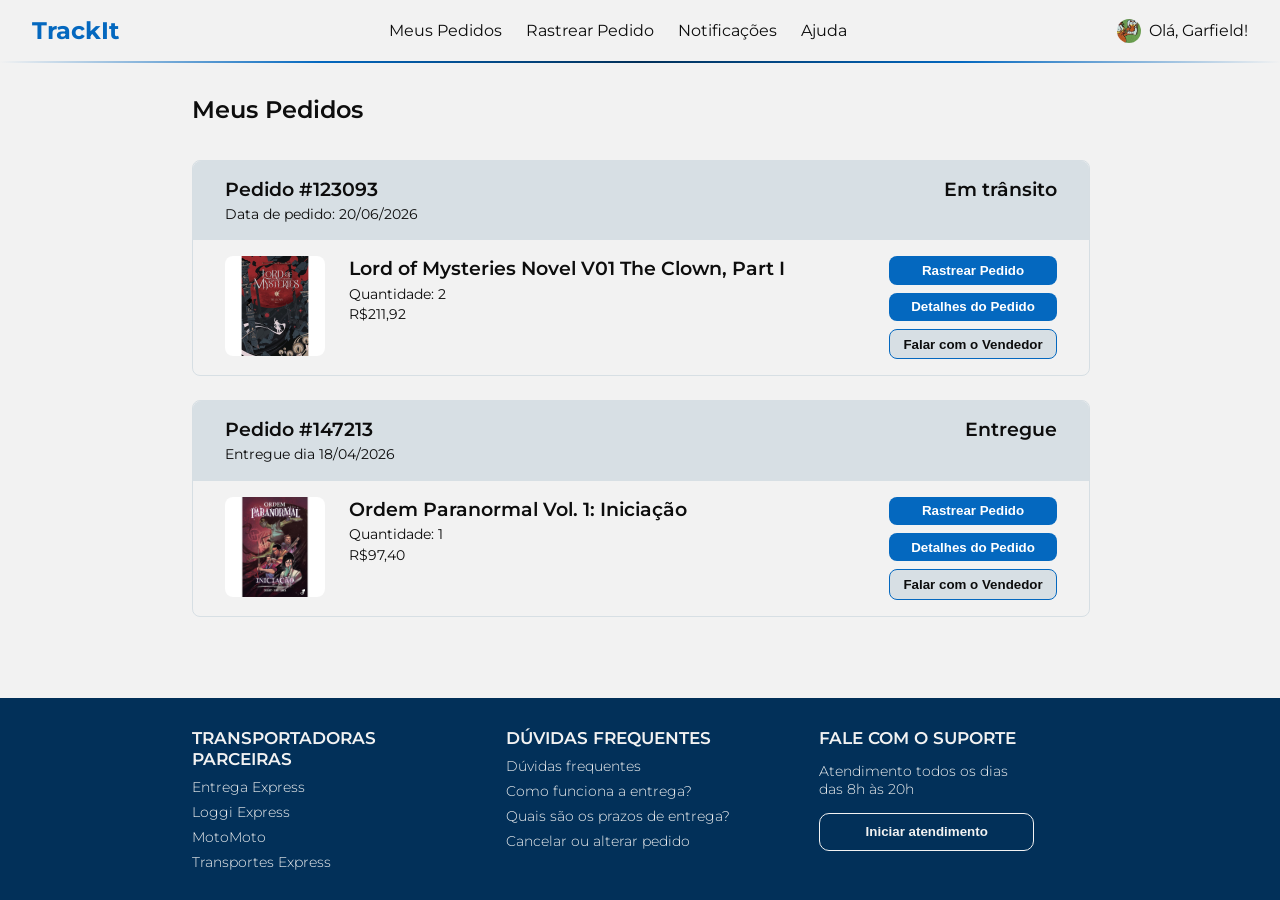
<file: index.html>
<!DOCTYPE html>
<html lang="en">
<head>
    <meta charset="UTF-8">
    <meta name="viewport" content="width=device-width, initial-scale=1.0">
    <title>TrackIt</title>

    <!-- Google Fonts  -->
    <link rel="preconnect" href="https://fonts.googleapis.com">
    <link rel="preconnect" href="https://fonts.gstatic.com" crossorigin>
    <link href="https://fonts.googleapis.com/css2?family=Montserrat:ital,wght@0,100..900;1,100..900&display=swap" rel="stylesheet">
        
    <!-- CSS -->
    <link rel="stylesheet" href="css/style.css">
</head>

<body>
    <!--Barra de navegação-->
    <header>
        <nav>
            <a href="index.html" id="logo">TrackIt</a>
            <ul class="menu">
                <li><a href="index.html">Meus Pedidos</a></li>
                <li><a href="rastrearPedidos.html">Rastrear Pedido</a></li>
                <li><a href="notificacoes.html">Notificações</a></li>
                <li><a href="ajuda.html">Ajuda</a></li>
            </ul>
            <a href="perfil.html" id="perfil"><img src="imgs/perfil.jpg" alt="Perfil">Olá, Garfield!</a>
        </nav>
    </header>
    
    <!--Conteúdo da página-->
    <main>
        <h2>Meus Pedidos</h2>
        <section class="pedidos">
    
        <!--Card de pedidos-->
        <div class="pedido">
            <div class="pedido-info">
                <div>
                    <h3>Pedido #123093</h3>
                    <p>Data de pedido: 20/06/2026</p>
                </div>
                <h3>Em trânsito</h3>
            </div>

            <div class="pedido-container">
                <div class="pedido-itens">
                    <div class="item">
                        <img src="imgs/lotm.jpg" alt="Novel Lord of Mysteries">
                        <div class="item-info">
                            <h4>Lord of Mysteries Novel V01 The Clown, Part I</h4>
                            <p>Quantidade: 2</p>
                            <p>R$211,92</p>
                        </div>
                    </div>
                </div>

                <div class="pedido-acao">
                    <button class="btn-pedido"><a href="rastrearPedidos.html">Rastrear Pedido</a></button>
                    <button class="btn-pedido"><a href="detalhesPedido.html">Detalhes do Pedido</a></button>
                    <button class="btn-pedido"><a href="falarVendedor.html">Falar com o Vendedor</a></button>
                </div>   
            </div>
        </div>

        <!--Card de pedidos-->
        <div class="pedido">
            <div class="pedido-info">
                <div>
                    <h3>Pedido #147213</h3>
                    <p>Entregue dia 18/04/2026</p>
                </div>
                <h3>Entregue</h3>
            </div>

            <div class="pedido-container">
                <div class="pedido-itens">
                    <div class="item">
                        <img src="imgs/iniciacao.jpg" alt="HQ Iniciação">
                        <div class="item-info">
                            <h4>Ordem Paranormal Vol. 1: Iniciação</h4>
                            <p>Quantidade: 1</p>
                            <p>R$97,40</p>
                        </div>
                    </div>
                </div>

                <div class="pedido-acao">
                    <button class="btn-pedido"><a href="rastrearPedidos.html">Rastrear Pedido</a></button>
                    <button class="btn-pedido"><a href="detalhesPedidoEntregue.html">Detalhes do Pedido</a></button>
                    <button class="btn-pedido"><a href="falarVendedor.html">Falar com o Vendedor</a></button>
                </div>   
            </div>
        </div>
    </main>

    <!--Rodapé-->
    <footer>
        <div class="transportadora">
            <h3>Transportadoras parceiras</h3>
            <ul>
                <li><a href="#">Entrega Express</a></li>
                <li><a href="#">Loggi Express</a></li>
                <li><a href="#">MotoMoto</a></li>
                <li><a href="#">Transportes Express</a></li>
            </ul>
            
        </div>
        <div class="duvidas-frequentes">
            <h3>Dúvidas Frequentes</h3>
            <ul>
                <li><a href="#">Dúvidas frequentes</a></li>
                <li><a href="#">Como funciona a entrega?</a></li>
                <li><a href="#">Quais são os prazos de entrega?</a></li>
                <li><a href="#">Cancelar ou alterar pedido</a></li>
            </ul>
        </div>
        <div class="contato">
            <h3>Fale com o suporte</h3>
            <p>Atendimento todos os dias<br>das 8h às 20h</p>

            <button class="btn-contato">Iniciar atendimento</button>
        </div>
    </footer>

</body>
</html>
</file>
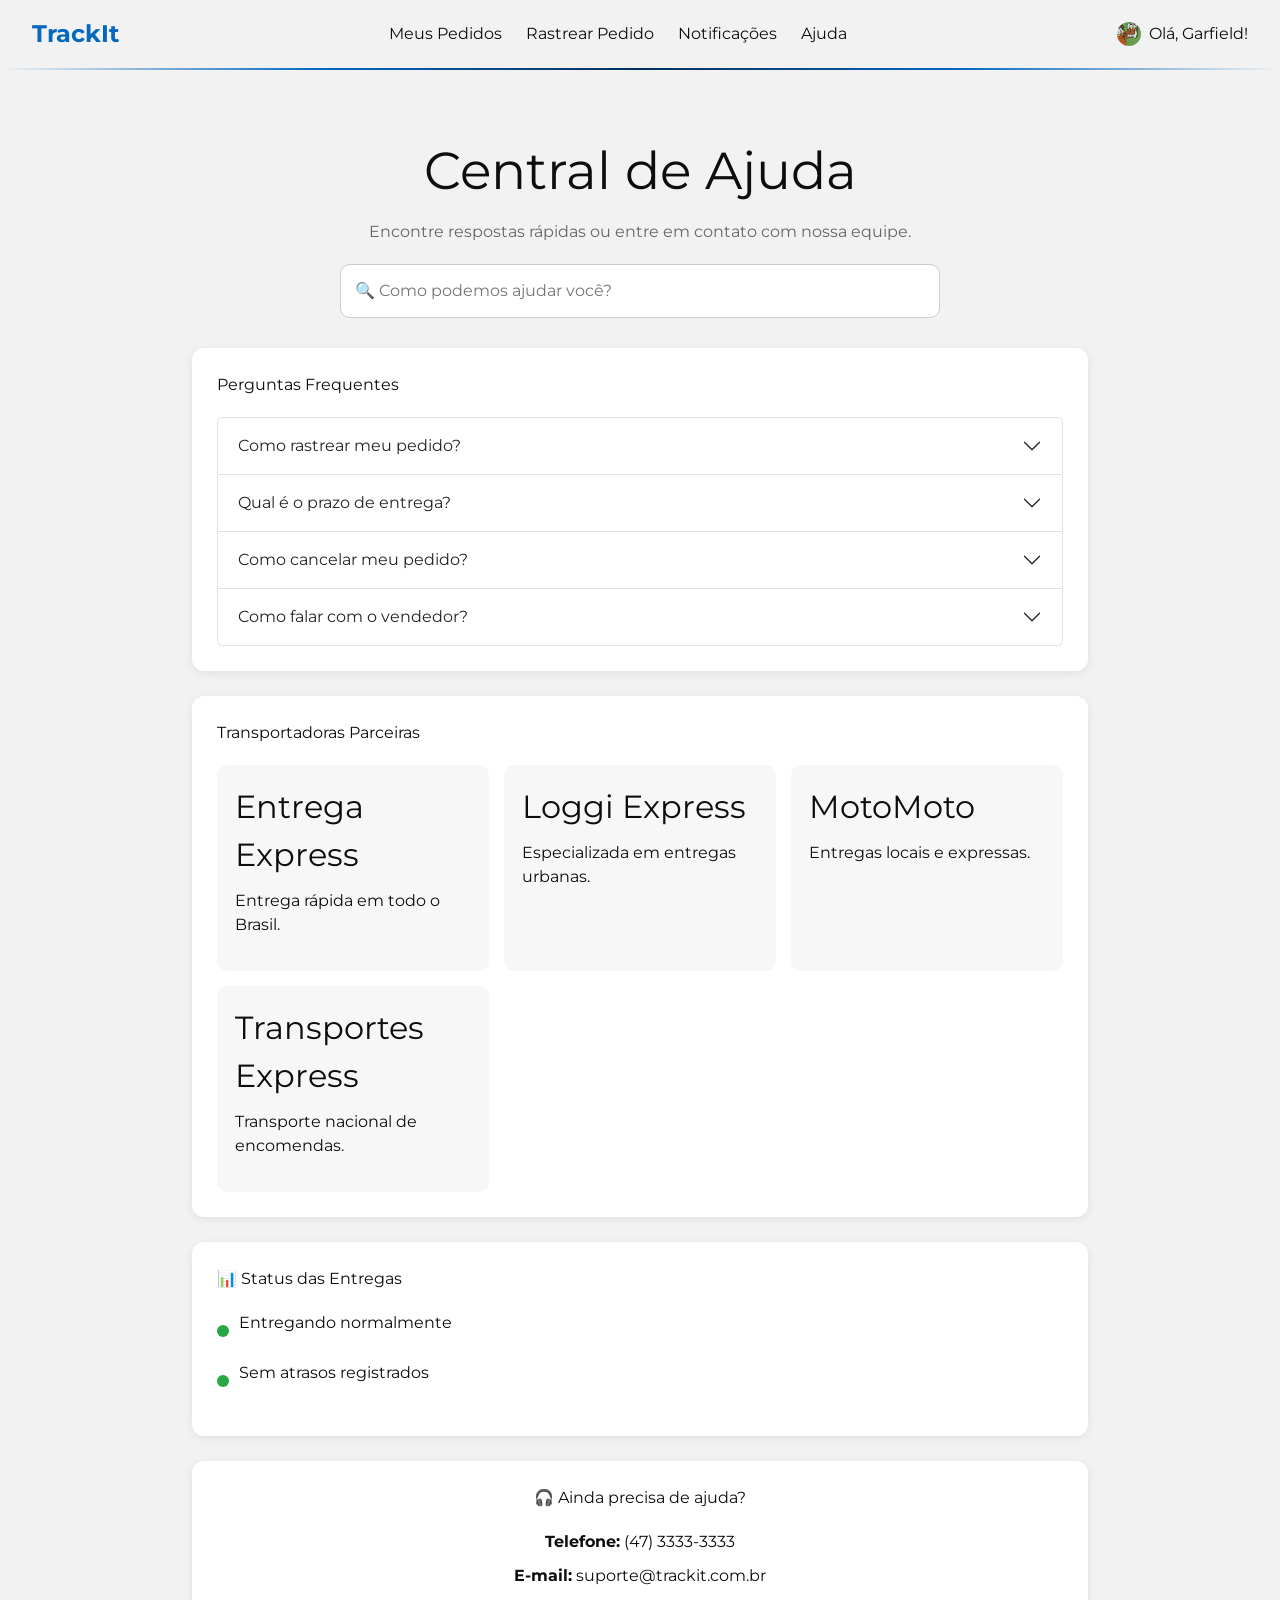
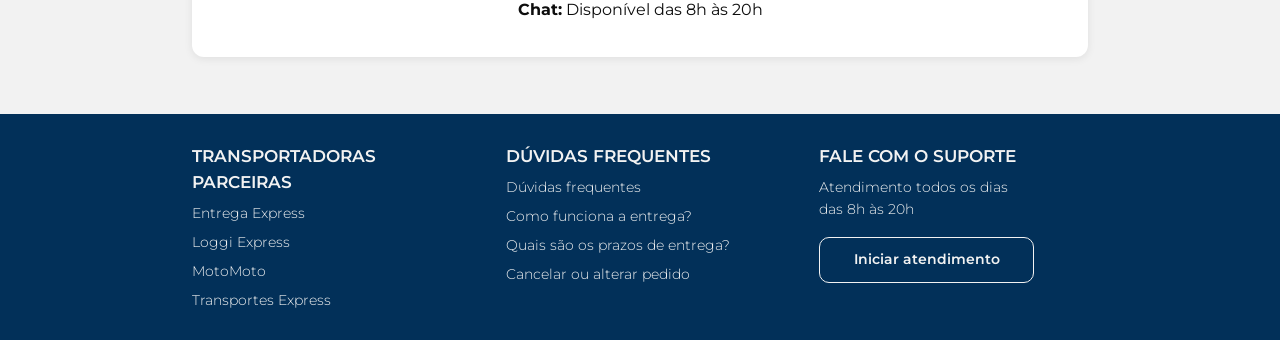
<file: ajuda.html>
<!DOCTYPE html>
<html lang="en">
<head>
    <meta charset="UTF-8">
    <meta name="viewport" content="width=device-width, initial-scale=1.0">
    <title>Ajuda - TrackIt</title>

    <!-- Google Fonts  -->
    <link rel="preconnect" href="https://fonts.googleapis.com">
    <link rel="preconnect" href="https://fonts.gstatic.com" crossorigin>
    <link href="https://fonts.googleapis.com/css2?family=Montserrat:ital,wght@0,100..900;1,100..900&display=swap" rel="stylesheet">

    <!-- CSS + Bootstrap -->
    <link href="https://cdn.jsdelivr.net/npm/bootstrap@5.3.8/dist/css/bootstrap.min.css" rel="stylesheet">
    <link rel="stylesheet" href="css/style.css">
    <link rel="stylesheet" href="css/ajuda.css">
    
</head>

<body>
    <!--Barra de navegação-->
    <header>
        <nav>
            <a href="index.html" id="logo">TrackIt</a>
            <ul class="menu">
                <li><a href="index.html">Meus Pedidos</a></li>
                <li><a href="rastrearPedidos.html">Rastrear Pedido</a></li>
                <li><a href="notificacoes.html">Notificações</a></li>
                <li><a href="ajuda.html">Ajuda</a></li>
            </ul>
            <a href="perfil.html" id="perfil"><img src="imgs/perfil.jpg" alt="Perfil">Olá, Garfield!</a>
        </nav>
    </header>
<!-- Título -->
<main>
    <section class="ajuda-topo">
        <h1>Central de Ajuda</h1>
        <p>Encontre respostas rápidas ou entre em contato com nossa equipe.</p>

        <input type="text" placeholder="🔍 Como podemos ajudar você?" class="busca-ajuda">
    </section>
<!--Perguntas Frequentes (usado bootstrap)-->
<section class="ajuda-card">

    <h3> Perguntas Frequentes</h3>

    <div class="accordion" id="faqAjuda">

        <div class="accordion-item">
            <h2 class="accordion-header">
                <button class="accordion-button collapsed" type="button" data-bs-toggle="collapse" data-bs-target="#faq1">  Como rastrear meu pedido? </button>
            </h2>

            <div id="faq1" class="accordion-collapse collapse" data-bs-parent="#faqAjuda">
                <div class="accordion-body">
                    Primeiramente, cadastre-se no site e acesse a página <strong>Rastrear Pedido</strong>,
                    informe o código de rastreamento ou o número do pedido
                    e acompanhe o status da entrega em tempo real.
                </div>
            </div>
        </div>

        <div class="accordion-item">
            <h2 class="accordion-header">
                <button class="accordion-button collapsed" type="button" data-bs-toggle="collapse" data-bs-target="#faq2">  Qual é o prazo de entrega?</button>
            </h2>

            <div id="faq2" class="accordion-collapse collapse" data-bs-parent="#faqAjuda">
                <div class="accordion-body">
                    O prazo varia conforme a região do destinatário,
                    a transportadora escolhida e a modalidade de envio.
                </div>
            </div>
        </div>

        <div class="accordion-item">
            <h2 class="accordion-header">
                <button class="accordion-button collapsed" type="button" data-bs-toggle="collapse" data-bs-target="#faq3"> Como cancelar meu pedido?</button>
            </h2>

            <div id="faq3" class="accordion-collapse collapse" data-bs-parent="#faqAjuda">
                <div class="accordion-body">
                    Pedidos podem ser cancelados antes do envio.
                    Acesse os detalhes do pedido ou entre em contato
                    com nosso suporte.
                </div>
            </div>
        </div>

        <div class="accordion-item">
            <h2 class="accordion-header">
                <button class="accordion-button collapsed" type="button" data-bs-toggle="collapse" data-bs-target="#faq4">Como falar com o vendedor?</button>
            </h2>
            <div id="faq4" class="accordion-collapse collapse" data-bs-parent="#faqAjuda">
                <div class="accordion-body">
                    Utilize a opção <strong>Falar com o Vendedor</strong>
                    disponível na tela de detalhes do pedido.
                </div>
            </div>
        </div>
    </div>
</section>

    <!--Transportadoras -->
    <section class="ajuda-card">
        <h3> Transportadoras Parceiras</h3>

        <div class="transportadoras-grid">

            <div class="transportadora-card">
                <h4>Entrega Express</h4>
                <p>Entrega rápida em todo o Brasil.</p>
            </div>

            <div class="transportadora-card">
                <h4>Loggi Express</h4>
                <p>Especializada em entregas urbanas.</p>
            </div>

            <div class="transportadora-card">
                <h4>MotoMoto</h4>
                <p>Entregas locais e expressas.</p>
            </div>

            <div class="transportadora-card">
                <h4>Transportes Express</h4>
                <p>Transporte nacional de encomendas.</p>
            </div>

        </div>
    </section>

    <!--Status das Entregas -->
    <section class="ajuda-card">
        <h3>📊 Status das Entregas</h3>

        <div class="status-item">
            <span class="status-verde"></span>
            <p>Entregando normalmente</p>
        </div>

        <div class="status-item">
            <span class="status-verde"></span>
            <p>Sem atrasos registrados</p>
        </div>
    </section>

    <!--Suporte -->
    <section class="ajuda-card suporte-final">
        <h3>🎧 Ainda precisa de ajuda?</h3>

        <p><strong>Telefone:</strong> (47) 3333-3333</p>
        <p><strong>E-mail:</strong> suporte@trackit.com.br</p>
        <p><strong>Chat:</strong> Disponível das 8h às 20h</p>
    </section>

</main>

     <!--Rodapé-->
    <footer>
        <div class="transportadora">
            <h3>Transportadoras parceiras</h3>
            <ul>
                <li><a href="#">Entrega Express</a></li>
                <li><a href="#">Loggi Express</a></li>
                <li><a href="#">MotoMoto</a></li>
                <li><a href="#">Transportes Express</a></li>
            </ul>
            
        </div>
        <div class="duvidas-frequentes">
            <h3>Dúvidas Frequentes</h3>
            <ul>
                <li><a href="#">Dúvidas frequentes</a></li>
                <li><a href="#">Como funciona a entrega?</a></li>
                <li><a href="#">Quais são os prazos de entrega?</a></li>
                <li><a href="#">Cancelar ou alterar pedido</a></li>
            </ul>
        </div>
        <div class="contato">
            <h3>Fale com o suporte</h3>
            <p>Atendimento todos os dias<br>das 8h às 20h</p>

            <button class="btn-contato">Iniciar atendimento</button>
        </div>
    </footer>
    <script src="https://cdn.jsdelivr.net/npm/bootstrap@5.3.8/dist/js/bootstrap.bundle.min.js"></script>
</body>
</html>
</file>
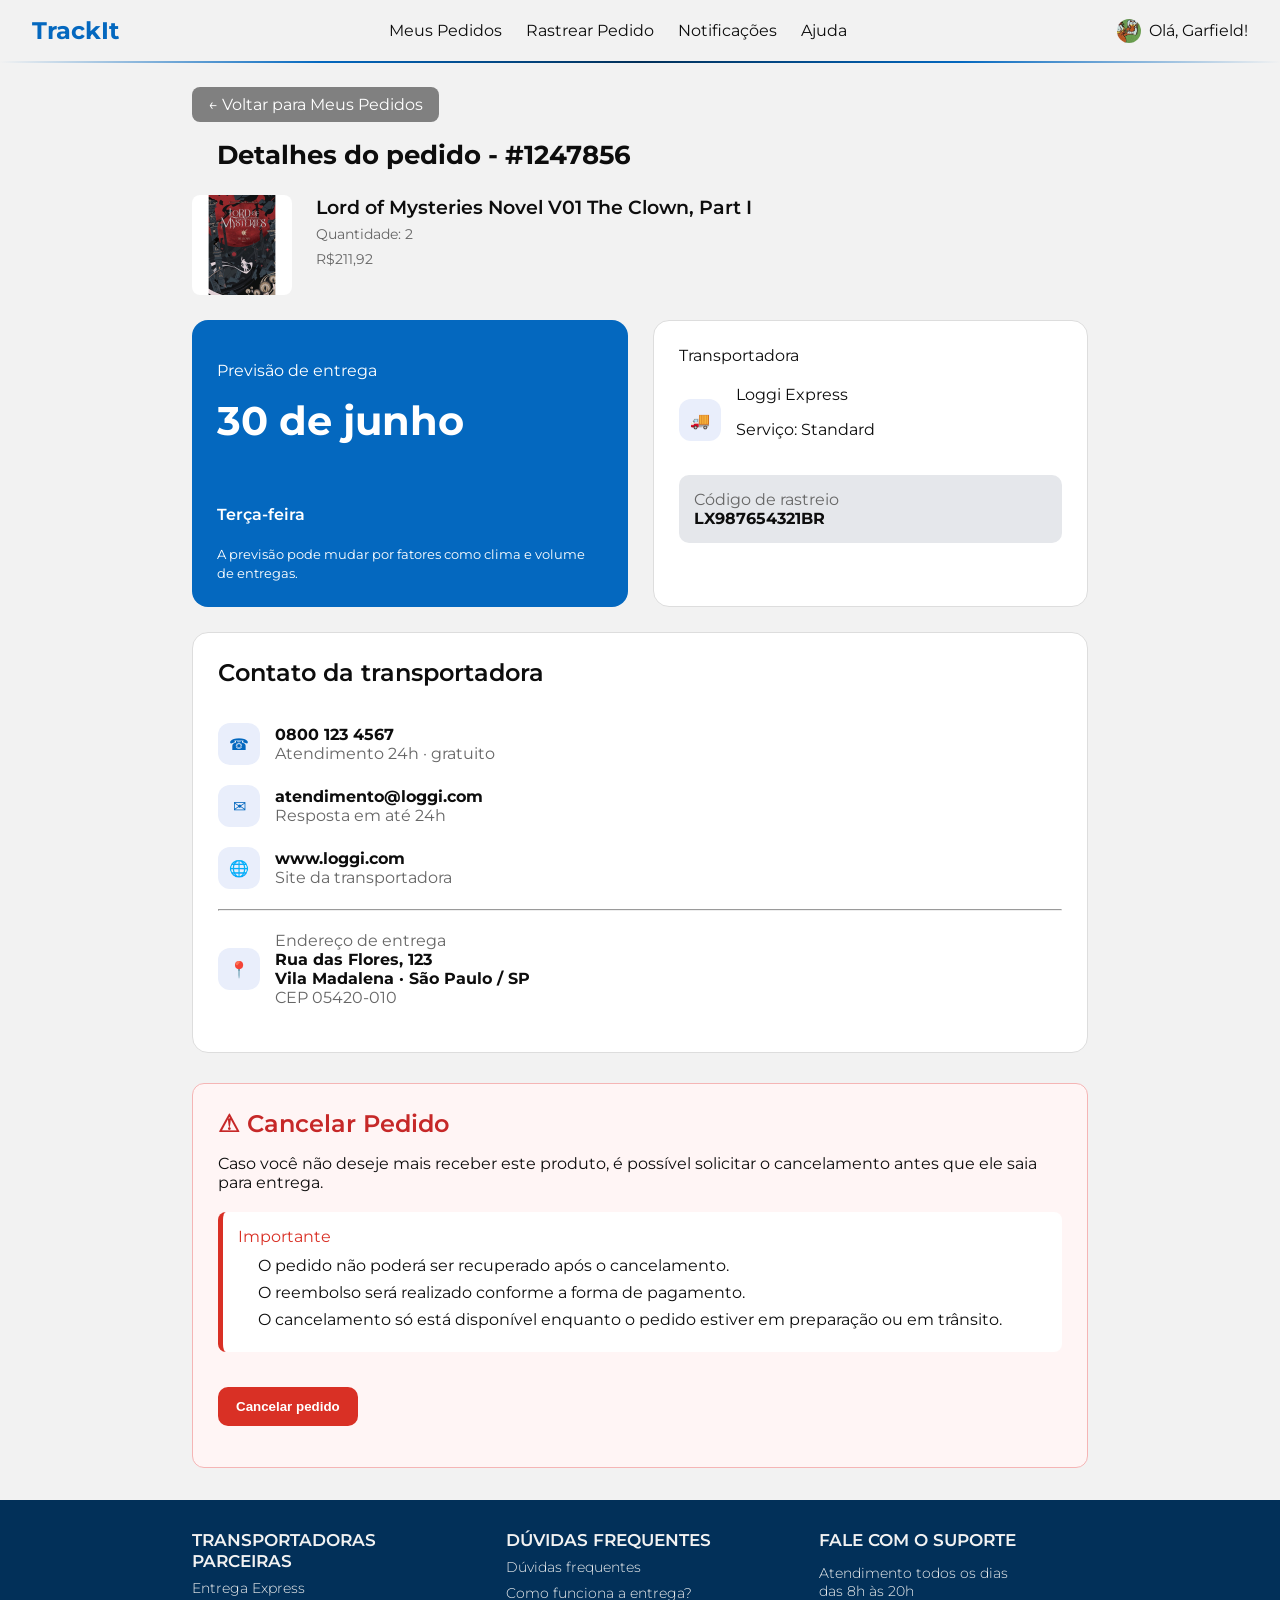
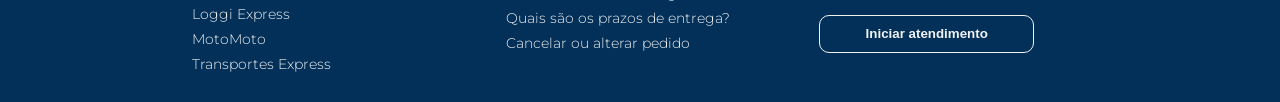
<file: detalhesPedido.html>
<!DOCTYPE html>
<html lang="pt-BR">
<head>
  <meta charset="UTF-8">
  <meta name="viewport" content="width=device-width, initial-scale=1.0">
  <title>TrackIt - Detalhes do Pedido</title>


  <link rel="stylesheet" href="css/style.css">
  <link rel="stylesheet" href="css/detalhesPedido.css">

  <link rel="preconnect" href="https://fonts.googleapis.com">
  <link rel="preconnect" href="https://fonts.gstatic.com" crossorigin>
  <link href="https://fonts.googleapis.com/css2?family=Montserrat:ital,wght@0,100..900;1,100..900&display=swap" rel="stylesheet">
</head>

<body>

<header>
  <nav>
    <a href="index.html" id="logo">TrackIt</a>

    <ul class="menu">
      <li><a href="index.html">Meus Pedidos</a></li>
      <li><a href="rastrearPedidos.html">Rastrear Pedido</a></li>
      <li><a href="notificacoes.html">Notificações</a></li>
      <li><a href="ajuda.html">Ajuda</a></li>
    </ul>

    <a href="perfil.html" id="perfil">
      <img src="imgs/perfil.jpg" alt="Perfil">Olá, Garfield!
    </a>
  </nav>
</header>

<main class="detalhes-main">

    <a style="color:white" !important href="index.html" class="btn-voltar">
        ← Voltar para Meus Pedidos
    </a>

  <section class="titulo-pedido">
    <h1 style="padding: 25px;">Detalhes do pedido - #1247856</h1>
     <div class="pedido-itens">
                    <div class="item">
                        <img src="imgs/lotm.jpg" alt="Novel Lord of Mysteries">
                        <div class="item-info">
                            <h4>Lord of Mysteries Novel V01 The Clown, Part I</h4>
                            <p>Quantidade: 2</p>
                            <p>R$211,92</p>
                        </div>
                    </div>
  </section>

  <section class="cards-superiores">

    <div class="card-previsao">
      <p>Previsão de entrega</p>
      <h2>30 de junho</h2>
      <h3>Terça-feira</h3>
      <small>A previsão pode mudar por fatores como clima e volume de entregas.</small>
    </div>

    <div class="card-info">
      <h3>Transportadora</h3>

      <div class="transportadora-box">
        <div class="icone">🚚</div>
        <div>
          <h4>Loggi Express</h4>
          <p>Serviço: Standard</p>
        </div>
      </div>

      <div class="codigo-box">
        <p>Código de rastreio</p>
        <strong>LX987654321BR</strong>
      </div>
    </div>

  </section>

  <section class="card-contato">
    <h2>Contato da transportadora</h2>

    <div class="linha-contato">
      <div class="icone">☎</div>
      <div>
        <strong>0800 123 4567</strong>
        <p>Atendimento 24h · gratuito</p>
      </div>
    </div>

    <div class="linha-contato">
      <div class="icone">✉</div>
      <div>
        <strong>atendimento@loggi.com</strong>
        <p>Resposta em até 24h</p>
      </div>
    </div>

    <div class="linha-contato">
      <div class="icone">🌐</div>
      <div>
        <strong>www.loggi.com</strong>
        <p>Site da transportadora</p>
      </div>
    </div>

    <hr>

    <div class="linha-contato">
      <div class="icone">📍</div>
      <div>
        <p>Endereço de entrega</p>
        <strong>Rua das Flores, 123</strong><br>
        <strong>Vila Madalena · São Paulo / SP</strong>
        <p>CEP 05420-010</p>
      </div>
    </div>
  </section>

 <section class="card-cancelamento">

    <h2>⚠ Cancelar Pedido</h2>

    <p>
        Caso você não deseje mais receber este produto,
        é possível solicitar o cancelamento antes que
        ele saia para entrega.
    </p>

    <div class="aviso-cancelamento">

        <h4>Importante</h4>

        <ul>
            <li>O pedido não poderá ser recuperado após o cancelamento.</li>
            <li>O reembolso será realizado conforme a forma de pagamento.</li>
            <li>O cancelamento só está disponível enquanto o pedido estiver em preparação ou em trânsito.</li>
        </ul>

    </div>

    <button id="btnCancelar" class="btn-cancelar" onclick="abrirModalCancelar()">
        Cancelar pedido
    </button>

    <p id="mensagemCancelamento"></p>

    <div id="modalCancelar" class="modal-fundo">
    <div class="modal-caixa">
         <button class="fechar-modal"
            onclick="fecharModalCancelar()">
        &times;
    </button>
        <h2>Cancelar pedido?</h2>

        <p>Tem certeza que deseja cancelar este pedido?</p>
        <small>Essa ação não poderá ser desfeita.</small>

        <div class="modal-botoes">

             <button class="btn-modal-manter" onclick="fecharModalCancelar()">
                 Manter Pedido
            </button>

            <button class="btn-modal-cancelar" onclick="cancelarPedido()">
                 Sim, cancelar
            </button>

        </div>
    </div>
</div>
<script>
function abrirModalCancelar(){
    document.getElementById("modalCancelar").style.display = "flex";
}

function fecharModalCancelar(){
    document.getElementById("modalCancelar").style.display = "none";
}

function cancelarPedido(){
    document.getElementById("mensagemCancelamento").innerHTML =
    "✅ Pedido cancelado com sucesso.";

    document.getElementById("btnCancelar").disabled = true;
    document.getElementById("btnCancelar").innerHTML = "Pedido cancelado";

    fecharModalCancelar();
}
</script>
</section>
</main>
    <footer>
        <div class="transportadora">
            <h3>Transportadoras parceiras</h3>
            <ul>
                <li><a href="#">Entrega Express</a></li>
                <li><a href="#">Loggi Express</a></li>
                <li><a href="#">MotoMoto</a></li>
                <li><a href="#">Transportes Express</a></li>
            </ul>
            
        </div>
        <div class="duvidas-frequentes">
            <h3>Dúvidas Frequentes</h3>
            <ul>
                <li><a href="#">Dúvidas frequentes</a></li>
                <li><a href="#">Como funciona a entrega?</a></li>
                <li><a href="#">Quais são os prazos de entrega?</a></li>
                <li><a href="#">Cancelar ou alterar pedido</a></li>
            </ul>
        </div>
        <div class="contato">
            <h3>Fale com o suporte</h3>
            <p>Atendimento todos os dias<br>das 8h às 20h</p>

            <button class="btn-contato">Iniciar atendimento</button>
        </div>
    </footer>
</body>
</html>
</file>
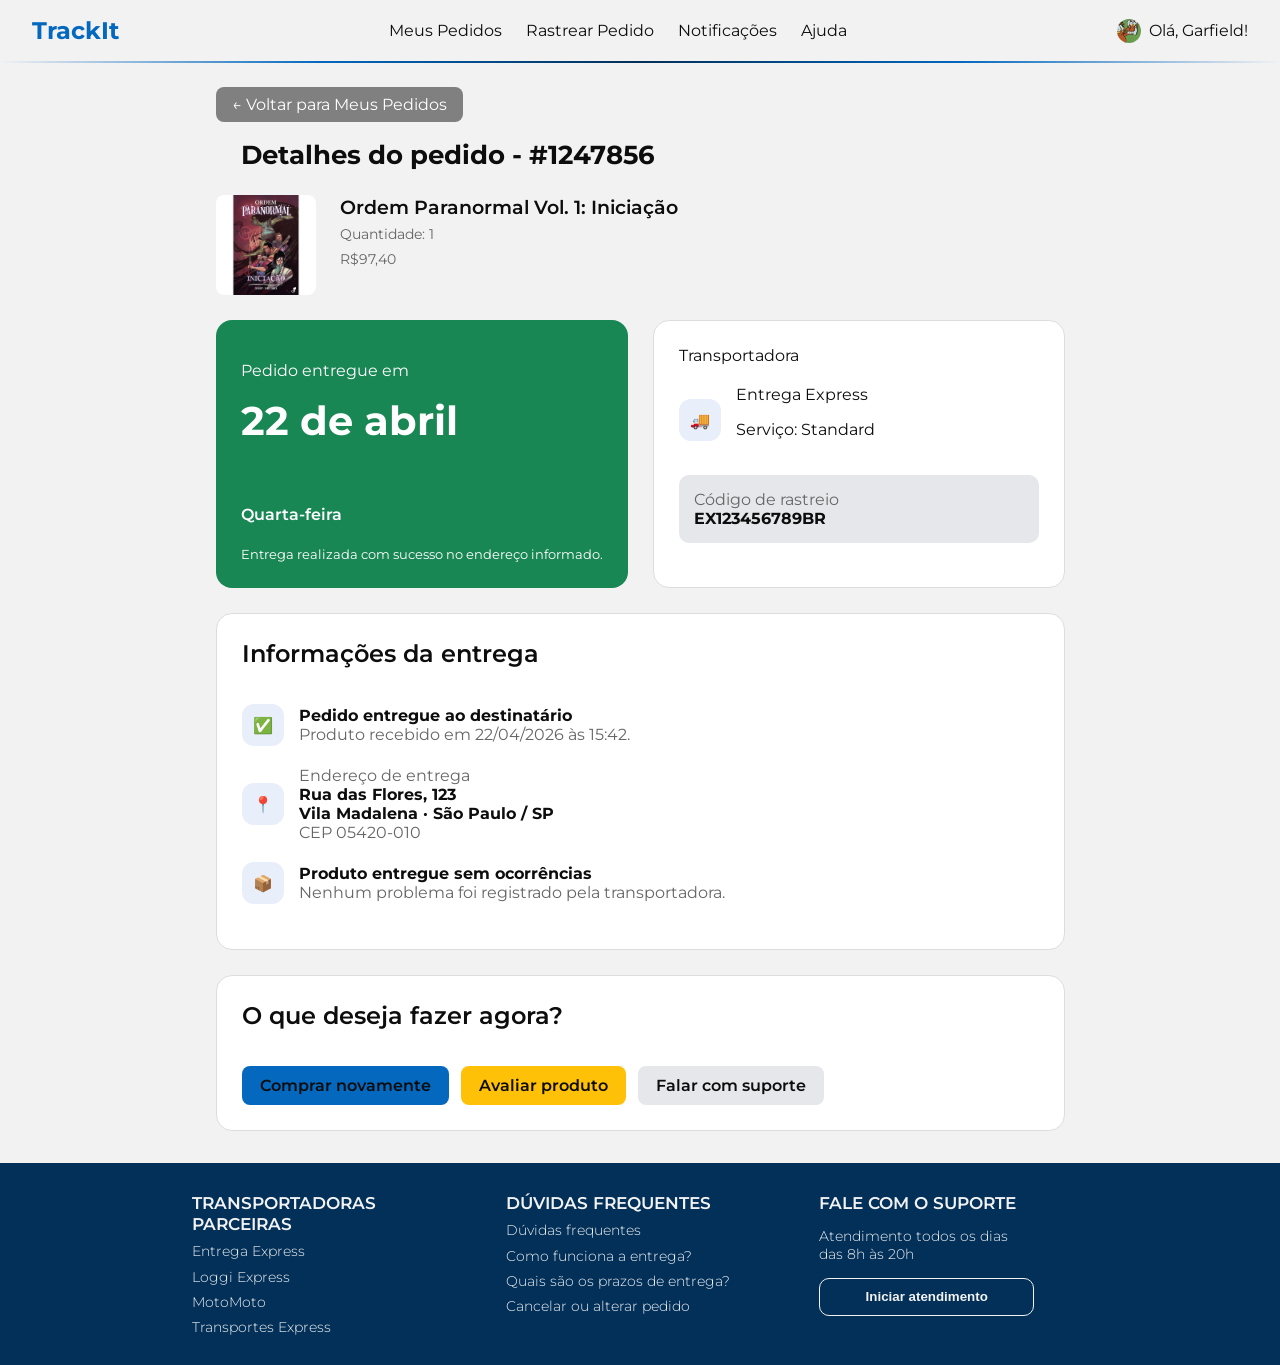
<file: detalhesPedidoEntregue.html>
<!DOCTYPE html>
<html lang="en">
<head>
    <meta charset="UTF-8">
    <meta name="viewport" content="width=device-width, initial-scale=1.0">
    <title>TrackIt - Detalhes do Pedido</title>

    <!-- Google Fonts  -->
    <link rel="preconnect" href="https://fonts.googleapis.com">
    <link rel="preconnect" href="https://fonts.gstatic.com" crossorigin>
    <link href="https://fonts.googleapis.com/css2?family=Montserrat:ital,wght@0,100..900;1,100..900&display=swap" rel="stylesheet">
        
    <!-- CSS -->
    <link rel="stylesheet" href="css/style.css">
    <link rel="stylesheet" href="css/detalhesPedido.css">
</head>

<body>
    <!--Barra de navegação-->
    <header>
        <nav>
            <a href="index.html" id="logo">TrackIt</a>
            <ul class="menu">
                <li><a href="index.html">Meus Pedidos</a></li>
                <li><a href="rastrearPedidos.html">Rastrear Pedido</a></li>
                <li><a href="notificacoes.html">Notificações</a></li>
                <li><a href="ajuda.html">Ajuda</a></li>
            </ul>
            <a href="perfil.html" id="perfil"><img src="imgs/perfil.jpg" alt="Perfil">Olá, Garfield!</a>
        </nav>
    </header>

    <main class="detalhes-main">

    <a style="color:white" !important href="index.html" class="btn-voltar">
        ← Voltar para Meus Pedidos
    </a>

  <section class="titulo-pedido">
    <h1 style="padding: 25px;">Detalhes do pedido - #1247856</h1>
     <div class="pedido-itens">
                    <div class="item">
                        <img src="imgs/iniciacao.jpg" alt="HQ Iniciação">
                        <div class="item-info">
                            <h4>Ordem Paranormal Vol. 1: Iniciação</h4>
                            <p>Quantidade: 1</p>
                            <p>R$97,40</p>
                        </div>
                    </div>
  </section>

    <section class="cards-superiores">

        <div class="card-entregue">
            <p>Pedido entregue em</p>
            <h2>22 de abril</h2>
            <h3>Quarta-feira</h3>
            <small>Entrega realizada com sucesso no endereço informado.</small>
        </div>

        <div class="card-info">
            <h3>Transportadora</h3>

            <div class="transportadora-box">
                <div class="icone">🚚</div>
                <div>
                    <h4>Entrega Express</h4>
                    <p>Serviço: Standard</p>
                </div>
            </div>

            <div class="codigo-box">
                <p>Código de rastreio</p>
                <strong>EX123456789BR</strong>
            </div>
        </div>

    </section>

    <section class="card-contato">
        <h2>Informações da entrega</h2>

        <div class="linha-contato">
            <div class="icone">✅</div>
            <div>
                <strong>Pedido entregue ao destinatário</strong>
                <p>Produto recebido em 22/04/2026 às 15:42.</p>
            </div>
        </div>

        <div class="linha-contato">
            <div class="icone">📍</div>
            <div>
                <p>Endereço de entrega</p>
                <strong>Rua das Flores, 123</strong><br>
                <strong>Vila Madalena · São Paulo / SP</strong>
                <p>CEP 05420-010</p>
            </div>
        </div>

        <div class="linha-contato">
            <div class="icone">📦</div>
            <div>
                <strong>Produto entregue sem ocorrências</strong>
                <p>Nenhum problema foi registrado pela transportadora.</p>
            </div>
        </div>
    </section>

    <section class="card-acoes-entregue">
        <h2>O que deseja fazer agora?</h2>

        <div class="acoes-entregue">
            <a href="#" class="btn-comprar-novamente">Comprar novamente</a>
            <a href="#" class="btn-avaliar">Avaliar produto</a>
            <a href="ajuda.html" class="btn-suporte">Falar com suporte</a>
        </div>
    </section>
</main>
    <footer>
        <div class="transportadora">
            <h3>Transportadoras parceiras</h3>
            <ul>
                <li><a href="#">Entrega Express</a></li>
                <li><a href="#">Loggi Express</a></li>
                <li><a href="#">MotoMoto</a></li>
                <li><a href="#">Transportes Express</a></li>
            </ul>
            
        </div>
        <div class="duvidas-frequentes">
            <h3>Dúvidas Frequentes</h3>
            <ul>
                <li><a href="#">Dúvidas frequentes</a></li>
                <li><a href="#">Como funciona a entrega?</a></li>
                <li><a href="#">Quais são os prazos de entrega?</a></li>
                <li><a href="#">Cancelar ou alterar pedido</a></li>
            </ul>
        </div>
        <div class="contato">
            <h3>Fale com o suporte</h3>
            <p>Atendimento todos os dias<br>das 8h às 20h</p>

            <button class="btn-contato">Iniciar atendimento</button>
        </div>
    </footer>
</body>
</html>
</file>
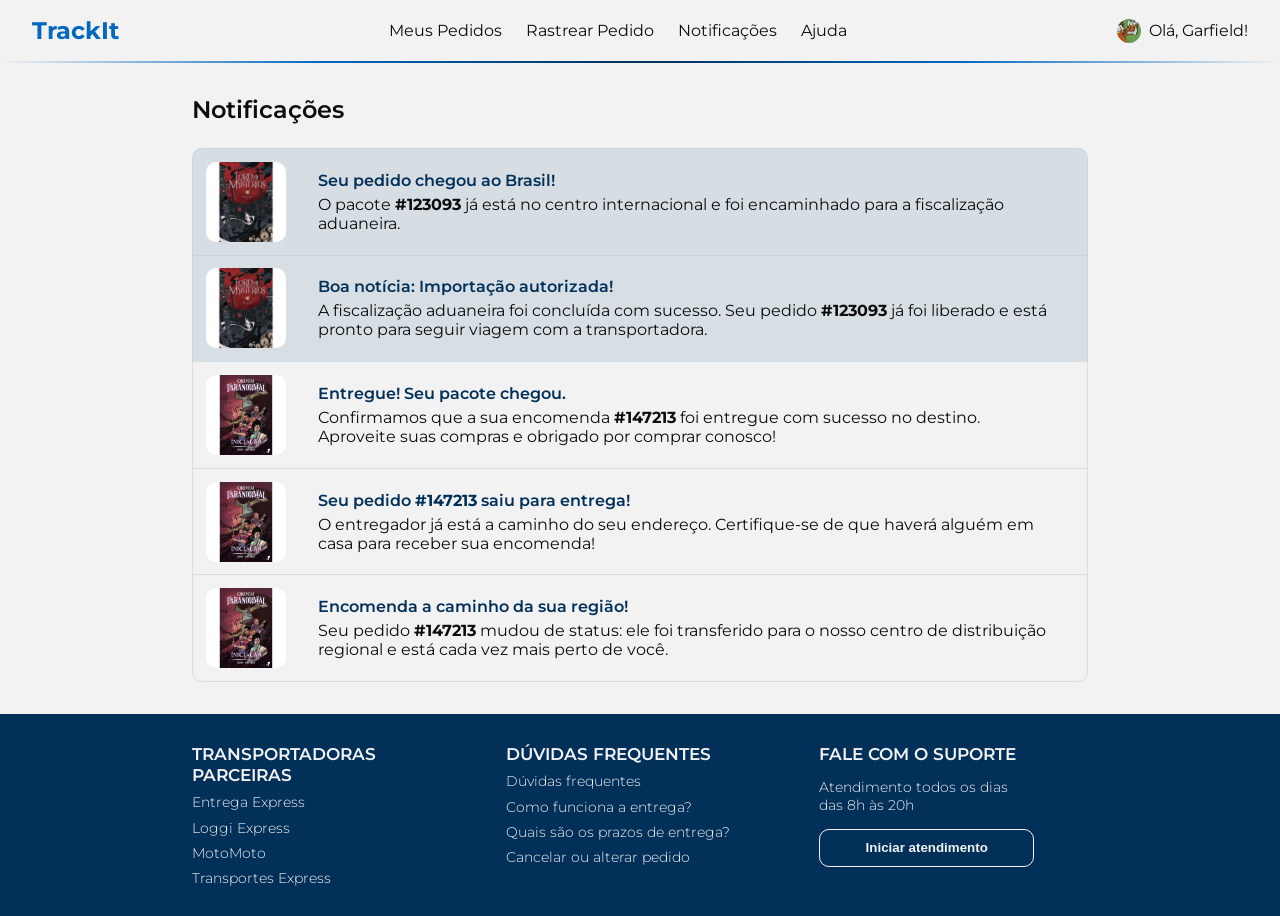
<file: notificacoes.html>
<!DOCTYPE html>
<html lang="en">
<head>
    <meta charset="UTF-8">
    <meta name="viewport" content="width=device-width, initial-scale=1.0">
    <title>Notificações</title>

     <!-- Google Fonts  -->
    <link rel="preconnect" href="https://fonts.googleapis.com">
    <link rel="preconnect" href="https://fonts.gstatic.com" crossorigin>
    <link href="https://fonts.googleapis.com/css2?family=Montserrat:ital,wght@0,100..900;1,100..900&display=swap" rel="stylesheet">
            
    <!-- CSS -->
    <link rel="stylesheet" href="css/style.css">
</head>
<body>
    <!--Barra de navegação-->
    <header>
        <nav>
            <a href="index.html" id="logo">TrackIt</a>
            <ul class="menu">
                <li><a href="index.html">Meus Pedidos</a></li>
                <li><a href="rastrearPedidos.html">Rastrear Pedido</a></li>
                <li><a href="notificacoes.html">Notificações</a></li>
                <li><a href="ajuda.html">Ajuda</a></li>
            </ul>
            <a href="perfil.html" id="perfil"><img src="imgs/perfil.jpg" alt="Perfil">Olá, Garfield!</a>
        </nav>
    </header>

    <main>
        <h3 id="notificacoes">Notificações</h3>

        <a href="detalhesPedido.html" class="notificacao notificacao-ativa">
            <img src="./imgs/lotm.jpg">
            <div>
                <h3>Seu pedido chegou ao Brasil!</h3>
                <p>O pacote <strong>#123093</strong> já está no centro internacional e foi encaminhado para a fiscalização aduaneira.</p>
            </div>
        </a>

        
        <a href="detalhesPedido.html" class="notificacao notificacao-ativa">
            <img src="./imgs/lotm.jpg">
            <div>
                <h3>Boa notícia: Importação autorizada!</h3>
                <p>A fiscalização aduaneira foi concluída com sucesso. Seu pedido <strong>#123093</strong> já foi liberado e está pronto para seguir viagem com a transportadora.</p>
            </div>
        </a>


        <a href="detalhesPedido.html" class="notificacao">
            <img src="./imgs/iniciacao.jpg">
            <div>
                <h3>Entregue! Seu pacote chegou.</h3>
                <p>Confirmamos que a sua encomenda <strong>#147213</strong> foi entregue com sucesso no destino. Aproveite suas compras e obrigado por comprar conosco!</p>
            </div>
        </a>

        <a href="detalhesPedido.html" class="notificacao">
            <img src="./imgs/iniciacao.jpg">
            <div>
                <h3>Seu pedido <strong>#147213</strong> saiu para entrega!</h3>
                <p>O entregador já está a caminho do seu endereço. Certifique-se de que haverá alguém em casa para receber sua encomenda!</p>
            </div>
        </a>

        <a href="detalhesPedido.html" class="notificacao">
            <img src="./imgs/iniciacao.jpg">
            <div>
                <h3>Encomenda a caminho da sua região!</h3>
                <p>Seu pedido <strong>#147213</strong> mudou de status: ele foi transferido para o nosso centro de distribuição regional e está cada vez mais perto de você.</p>
            </div>
        </a>
    </main>

    <!--Rodapé-->
    <footer>
        <div class="transportadora">
            <h3>Transportadoras parceiras</h3>
            <ul>
                <li><a href="#">Entrega Express</a></li>
                <li><a href="#">Loggi Express</a></li>
                <li><a href="#">MotoMoto</a></li>
                <li><a href="#">Transportes Express</a></li>
            </ul>
            
        </div>
        <div class="duvidas-frequentes">
            <h3>Dúvidas Frequentes</h3>
            <ul>
                <li><a href="#">Dúvidas frequentes</a></li>
                <li><a href="#">Como funciona a entrega?</a></li>
                <li><a href="#">Quais são os prazos de entrega?</a></li>
                <li><a href="#">Cancelar ou alterar pedido</a></li>
            </ul>
        </div>
        <div class="contato">
            <h3>Fale com o suporte</h3>
            <p>Atendimento todos os dias<br>das 8h às 20h</p>

            <button class="btn-contato">Iniciar atendimento</button>
        </div>
    </footer>
</body>
</html>
</file>
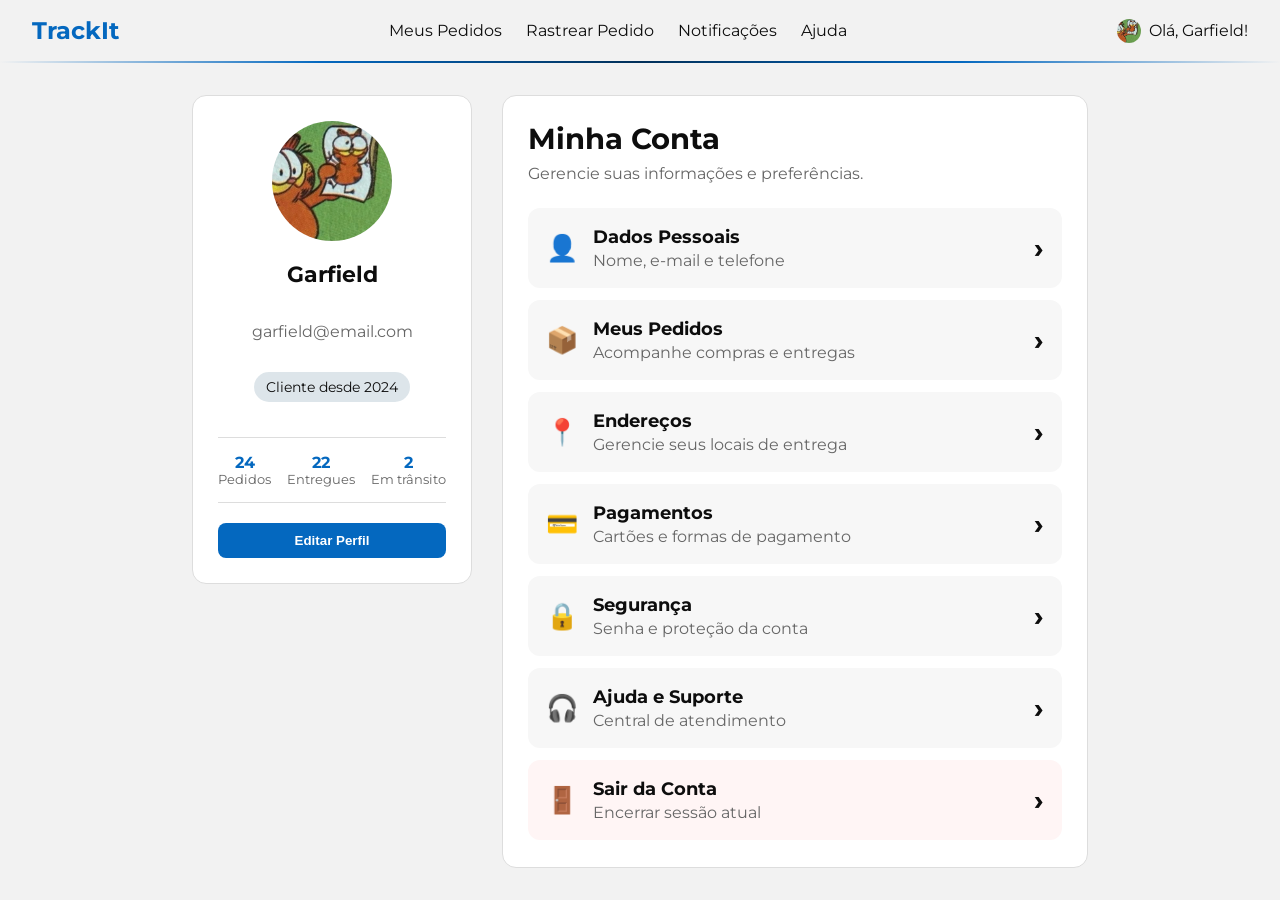
<file: perfil.html>
<!DOCTYPE html>
<html lang="en">
<head>
    <meta charset="UTF-8">
    <meta name="viewport" content="width=device-width, initial-scale=1.0">
    <title>TrackIt - Usuário</title>

    <!-- Google Fonts  -->
    <link rel="preconnect" href="https://fonts.googleapis.com">
    <link rel="preconnect" href="https://fonts.gstatic.com" crossorigin>
    <link href="https://fonts.googleapis.com/css2?family=Montserrat:ital,wght@0,100..900;1,100..900&display=swap" rel="stylesheet">
        
    <!-- CSS -->
    <link rel="stylesheet" href="css/style.css">
    <link rel="stylesheet" href="css/perfil.css">
</head>

<body>
    <!--Barra de navegação-->
    <header>
        <nav>
            <a href="index.html" id="logo">TrackIt</a>
            <ul class="menu">
                <li><a href="index.html">Meus Pedidos</a></li>
                <li><a href="rastrearPedidos.html">Rastrear Pedido</a></li>
                <li><a href="notificacoes.html">Notificações</a></li>
                <li><a href="ajuda.html">Ajuda</a></li>
            </ul>
            <a href="perfil.html" id="perfil"><img src="imgs/perfil.jpg" alt="Perfil">Olá, Garfield!</a>
        </nav>
    </header>
    
    <main class="perfil-main">

    <section class="perfil-lateral">

        <img src="imgs/perfil.jpg" alt="Foto do usuário" class="foto-perfil">

        <h2>Garfield</h2>
        <p>garfield@email.com</p>

        <span class="cliente-desde">Cliente desde 2024</span>

        <div class="perfil-status">
            <div>
                <strong>24</strong>
                <p>Pedidos</p>
            </div>

            <div>
                <strong>22</strong>
                <p>Entregues</p>
            </div>

            <div>
                <strong>2</strong>
                <p>Em trânsito</p>
            </div>
        </div>

        <button class="btn-editar">Editar Perfil</button>

    </section>

    <section class="perfil-conteudo">

        <h1>Minha Conta</h1>
        <p class="subtitulo">Gerencie suas informações e preferências.</p>

        <div class="opcoes-perfil">

            <a href="#" class="opcao-card">
                <span>👤</span>
                <div>
                    <h3>Dados Pessoais</h3>
                    <p>Nome, e-mail e telefone</p>
                </div>
                <strong>›</strong>
            </a>

            <a href="index.html" class="opcao-card">
                <span>📦</span>
                <div>
                    <h3>Meus Pedidos</h3>
                    <p>Acompanhe compras e entregas</p>
                </div>
                <strong>›</strong>
            </a>

            <a href="#" class="opcao-card">
                <span>📍</span>
                <div>
                    <h3>Endereços</h3>
                    <p>Gerencie seus locais de entrega</p>
                </div>
                <strong>›</strong>
            </a>

            <a href="#" class="opcao-card">
                <span>💳</span>
                <div>
                    <h3>Pagamentos</h3>
                    <p>Cartões e formas de pagamento</p>
                </div>
                <strong>›</strong>
            </a>

            <a href="#" class="opcao-card">
                <span>🔒</span>
                <div>
                    <h3>Segurança</h3>
                    <p>Senha e proteção da conta</p>
                </div>
                <strong>›</strong>
            </a>

            <a href="ajuda.html" class="opcao-card">
                <span>🎧</span>
                <div>
                    <h3>Ajuda e Suporte</h3>
                    <p>Central de atendimento</p>
                </div>
                <strong>›</strong>
            </a>

            <a href="#" class="opcao-card sair">
                <span>🚪</span>
                <div>
                    <h3>Sair da Conta</h3>
                    <p>Encerrar sessão atual</p>
                </div>
                <strong>›</strong>
            </a>

        </div>

    </section>

</main>
</body>
</html>
</file>
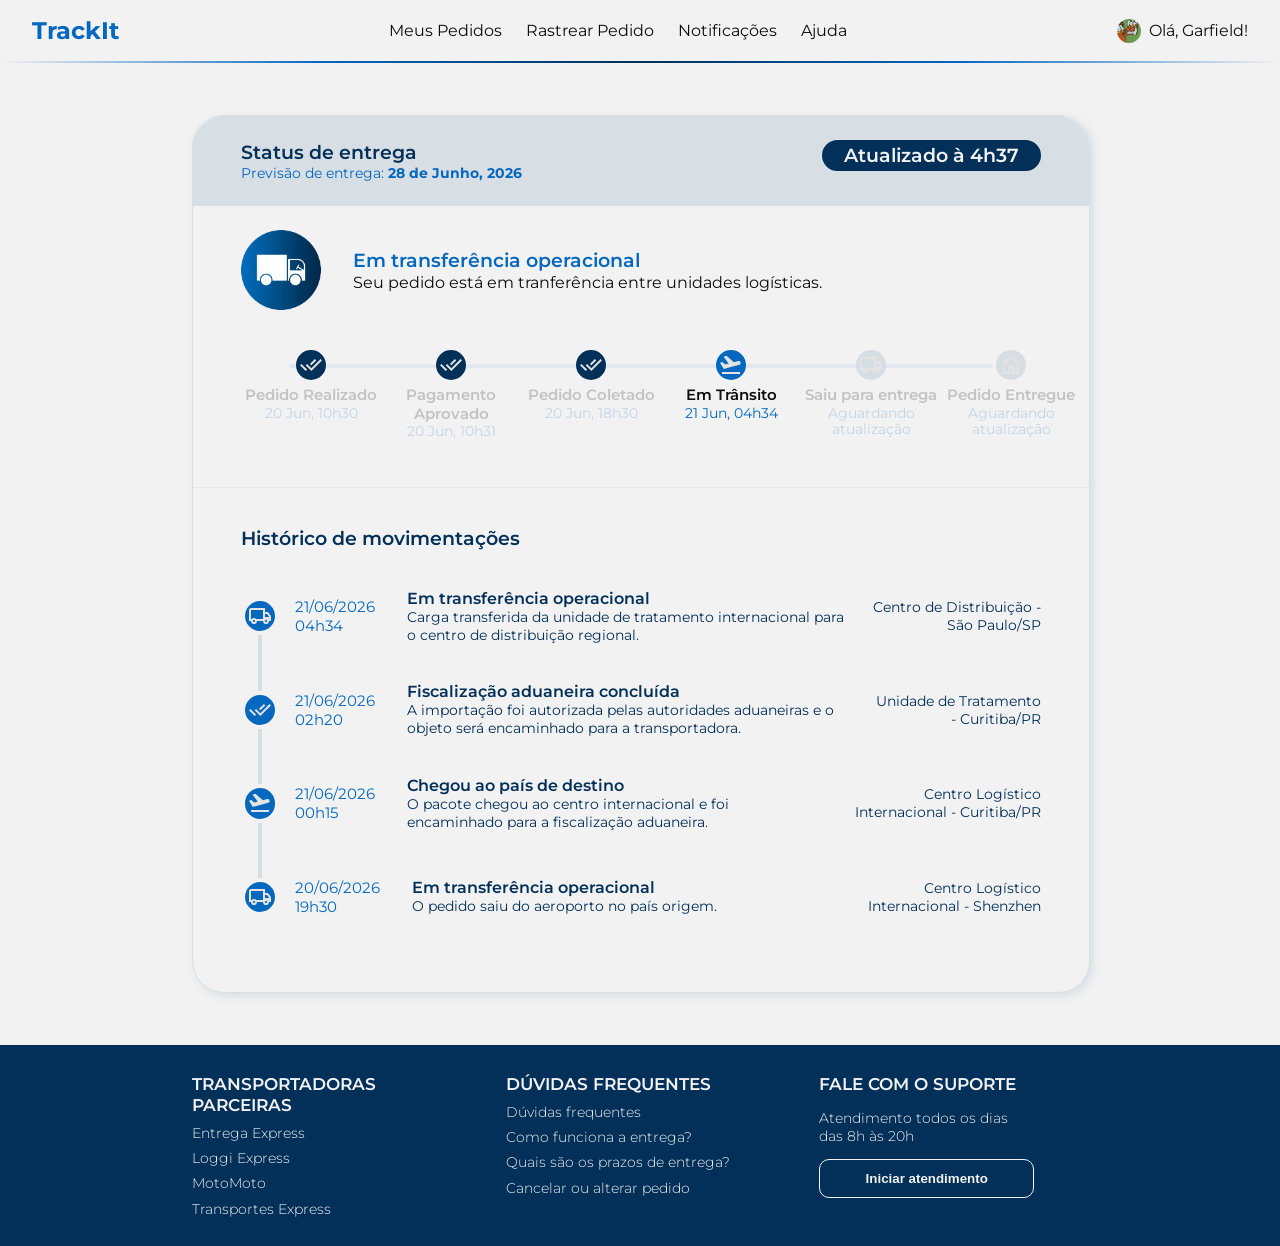
<file: rastrearPedidos.html>
<!DOCTYPE html>
<html lang="en">
<head>
    <meta charset="UTF-8">
    <meta name="viewport" content="width=device-width, initial-scale=1.0">
    <title>Rastrear Pedido</title>   

     <!-- Google Fonts  -->
    <link rel="preconnect" href="https://fonts.googleapis.com">
    <link rel="preconnect" href="https://fonts.gstatic.com" crossorigin>
    <link href="https://fonts.googleapis.com/css2?family=Montserrat:ital,wght@0,100..900;1,100..900&display=swap" rel="stylesheet">

    <!-- CSS -->
    <link rel="stylesheet" href="css/style.css">
</head>
<body>
    <!--Barra de navegação-->
    <header>
        <nav>
            <a href="index.html" id="logo">TrackIt</a>
            <ul class="menu">
                <li><a href="index.html">Meus Pedidos</a></li>
                <li><a href="rastrearPedidos.html">Rastrear Pedido</a></li>
                <li><a href="notificacoes.html">Notificações</a></li>
                <li><a href="ajuda.html">Ajuda</a></li>
            </ul>
            <a href="perfil.html" id="perfil"><img src="imgs/perfil.jpg" alt="Perfil">Olá, Garfield!</a>
        </nav>
    </header>

    <main>
        <div class="rastreio">
            <div class="rastreio-header">
                <div>
                    <h3>Status de entrega</h3>
                    <p>Previsão de entrega: <strong>28 de Junho, 2026</strong></p>
                </div>

                <h3 id="ultima-att">Atualizado à 4h37</h3>
            </div>

            <div class="rastreio-stts-atual">
                <img src="./imgs/icone-transporte.svg">

                <div>
                    <h3>Em transferência operacional</h3>
                    <p>Seu pedido está em tranferência entre unidades logísticas.</p>
                </div>
            </div>

            <div class="rastreio-linha-do-tempo">
                <div class="fase completa">
                    <div class="fase-icone"><img src="./imgs/completo.svg"></div>
                    <div class="fase-status">
                        <h3>Pedido Realizado</h3>
                        <p>20 Jun, 10h30</p>
                    </div>
                </div>

                <div class="fase completa">
                    <div class="fase-icone"><img src="./imgs/completo.svg"></div>
                    <div class="fase-status">
                        <h3>Pagamento Aprovado</h3>
                        <p>20 Jun, 10h31</p>
                    </div>
                </div>

                <div class="fase completa">
                    <div class="fase-icone"><img src="./imgs/completo.svg"></div>
                    <div class="fase-status">
                        <h3>Pedido Coletado</h3>
                        <p>20 Jun, 18h30</p>
                    </div>
                </div>

                <div class="fase ativa">
                    <div class="fase-icone"><img src="./imgs/aviao.svg"></div>
                    <div class="fase-status">
                        <h3>Em Trânsito</h3>
                        <p>21 Jun, 04h34</p>
                    </div>
                </div>

                
                <div class="fase">
                    <div class="fase-icone"><img src="./imgs/caminhao.svg"></div>
                    <div class="fase-status">
                        <h3>Saiu para entrega</h3>
                        <p>Aguardando atualização</p>
                    </div>
                </div>

                <div class="fase">
                    <div class="fase-icone">
                        <img src="./imgs/home.svg">
                    </div>
                    <div class="fase-status">
                        <h3>Pedido Entregue</h3>
                        <p>Aguardando atualização</p>
                    </div>
                </div>
            </div>

            <div class="rastreio-detalhado-container">
                <h3>Histórico de movimentações</h3>
 
                <div class="rastreio-detalhado">
                    <div class="linha-vertical-container">
                        <div class="linha-conectora-inicio"></div>
                        <div class="icone-rastreio-detalhado">
                            <img src="./imgs/caminhao.svg">
                        </div>
                        <div class="linha-conectora"></div>
                    </div>

                    <div class="data-horario">
                        <p>21/06/2026</p>
                        <p>04h34</p>
                    </div>

                    <div class="descricao-acao">
                        <h3>Em transferência operacional</h3>
                        <p>Carga transferida da unidade de tratamento internacional para o centro de distribuição regional.</p>
                    </div>

                    <div class="local-encomenda">
                        <p>Centro de Distribuição - São Paulo/SP</p>
                    </div>            
                </div>
                
                <div class="rastreio-detalhado">
                    <div class="linha-vertical-container">
                        <div class="linha-conectora"></div>
                        <div class="icone-rastreio-detalhado">
                            <img src="./imgs/completo.svg">
                        </div>
                        <div class="linha-conectora"></div>
                    </div>

                    <div class="data-horario">
                        <p>21/06/2026</p>
                        <p>02h20</p>
                    </div>

                    <div class="descricao-acao">
                        <h3>Fiscalização aduaneira concluída</h3>
                        <p>A importação foi autorizada pelas autoridades aduaneiras e o objeto será encaminhado para a transportadora.</p>
                    </div>

                    <div class="local-encomenda">
                        <p>Unidade de Tratamento - Curitiba/PR</p>
                    </div>            
                </div>

                <div class="rastreio-detalhado">
                    <div class="linha-vertical-container">
                        <div class="linha-conectora"></div>
                        <div class="icone-rastreio-detalhado">
                            <img src="./imgs/aviao.svg">
                        </div>
                        <div class="linha-conectora"></div>
                    </div>

                    <div class="data-horario">
                        <p>21/06/2026</p>
                        <p>00h15</p>
                    </div>

                    <div class="descricao-acao">
                        <h3>Chegou ao país de destino</h3>
                        <p>O pacote chegou ao centro internacional e foi encaminhado para a fiscalização aduaneira.</p>
                    </div>

                    <div class="local-encomenda">
                        <p>Centro Logístico Internacional - Curitiba/PR</p>
                    </div>            
                </div>

                <div class="rastreio-detalhado">
                    <div class="linha-vertical-container">
                        <div class="linha-conectora"></div>
                        <div class="icone-rastreio-detalhado">
                            <img src="./imgs/caminhao.svg">
                        </div>
                        <div class="linha-conectora-fim"></div>
                    </div>

                    <div class="data-horario">
                        <p>20/06/2026</p>
                        <p>19h30</p>
                    </div>

                    <div class="descricao-acao">
                        <h3>Em transferência operacional</h3>
                        <p>O pedido saiu do aeroporto no país origem.</p>
                    </div>

                    <div class="local-encomenda">
                        <p>Centro Logístico Internacional - Shenzhen</p>
                    </div>            
                </div>
            </div>
        </div>
    </main>

    <!--Rodapé-->
    <footer>
        <div class="transportadora">
            <h3>Transportadoras parceiras</h3>
            <ul>
                <li><a href="#">Entrega Express</a></li>
                <li><a href="#">Loggi Express</a></li>
                <li><a href="#">MotoMoto</a></li>
                <li><a href="#">Transportes Express</a></li>
            </ul>
            
        </div>
        <div class="duvidas-frequentes">
            <h3>Dúvidas Frequentes</h3>
            <ul>
                <li><a href="#">Dúvidas frequentes</a></li>
                <li><a href="#">Como funciona a entrega?</a></li>
                <li><a href="#">Quais são os prazos de entrega?</a></li>
                <li><a href="#">Cancelar ou alterar pedido</a></li>
            </ul>
        </div>
        <div class="contato">
            <h3>Fale com o suporte</h3>
            <p>Atendimento todos os dias<br>das 8h às 20h</p>

            <button class="btn-contato">Iniciar atendimento</button>
        </div>
    </footer>
</body>
</html>
</file>
<file: css/style.css>
@import url("./header.css");
@import url("./footer.css");
@import url("./meusPedidos.css");
@import url("./rastrearPedidos.css");
@import url("./notificacoes.css");

:root{
    --text-color: #0D0D0D;
    --background-color: #F2F2F2;
    --primary-color: #0468BF;
    --secondary-color: #023059;
    --tertiary-color: rgba(185, 201, 211, 0.486);
}

html, body{
    margin: 0;
    padding: 0;
    font-family: 'Montserrat', sans-serif;
    color: var(--text-color);
    background-color: var(--background-color);
    height: 100%;
}

h1,
h2,
h3,
h4,
h5,
h6 {
    margin: 0;
    padding: 0;
    font-size: inherit;
    font-weight: inherit;
    line-height: inherit;
}

a, a:link, a:visited{
    color: inherit;
    text-decoration: none;
}

a:focus-visible{
    outline: 2px dashed var(--primary-color);
    outline-offset: 3px;
}

ul, ol{
    list-style: none;
    margin: 0;
    padding: 0;
}

body{
    display: flex;
    flex-direction: column;
    min-height: 100vh;
}

main{
    flex: 1;
}

main, footer{
    padding: 2em 15%;
}
</file>
<file: css/ajuda.css>
.ajuda-topo{
    text-align: center;
    margin-bottom: 30px;
    padding-top: 30px;
}

.ajuda-topo p{
    color: #666;
    margin-bottom: 20px;
}

.ajuda-topo h1{
    font-size: 52px;
    margin-bottom: 10px;
}
.busca-ajuda{
    width: 100%;
    max-width: 600px;
    padding: 14px;
    border: 1px solid #ccc;
    border-radius: 10px;
    font-size: 16px;
}

.ajuda-card{
    background: #fff;
    padding: 25px;
    margin-bottom: 25px;
    border-radius: 12px;
    box-shadow: 0 2px 8px rgba(0,0,0,0.08);
}

.ajuda-card h3{
    margin-bottom: 20px;
}

/* FAQ */

.faq-cards{
    display: flex;
    flex-direction: column;
    gap: 12px;
}

.faq-card{
    display: flex;
    align-items: center;
    gap: 15px;
    padding: 18px;
    border-radius: 10px;
    background: #f7f7f7;
    text-decoration: none;
    color: #222;
    transition: .3s;
}

.faq-card:hover{
    background: #eeeeee;
    transform: translateX(5px);
}

.faq-card span{
    font-size: 24px;
}

.faq-card p{
    flex: 1;
    margin: 0;
    font-weight: 600;
}

.faq-card strong{
    font-size: 24px;
}

/* Transportadoras */

.transportadoras-grid{
    display: grid;
    grid-template-columns: repeat(auto-fit,minmax(220px,1fr));
    gap: 15px;
}

.transportadora-card{
    background: #f7f7f7;
    padding: 18px;
    border-radius: 10px;
}

.transportadora-card h4{
    margin-bottom: 10px;
    font-size: 32px;
}

/* Status */

.status-item{
    display: flex;
    align-items: center;
    gap: 10px;
    margin-bottom: 10px;
}

.status-verde{
    width: 12px;
    height: 12px;
    border-radius: 50%;
    background: #28a745;
}

/* Suporte */

.suporte-final{
    text-align: center;
}

.suporte-final p{
    margin-bottom: 10px;
}
</file>
<file: css/detalhesPedido.css>
.detalhes-main {
  max-width: 1000px;
  margin: 0 auto;
}

.titulo-pedido h1 {
  font-size: 1.6em;
  font-weight: 700;
}

.titulo-pedido p {
  color: #666;
  margin-top: 5px;
}

.cards-superiores {
  display: grid;
  grid-template-columns: 1fr 1fr;
  gap: 25px;
  margin: 25px 0;
}

.card-previsao {
  background: var(--primary-color);
  color: white;
  padding: 25px;
  border-radius: 16px;
}

.card-previsao h2 {
  font-size: 2.5em;
  font-weight: 700;
}

.card-previsao h3 {
  font-weight: 600;
  margin-bottom: 20px;
}

.card-info,
.card-contato,
.card-cancelamento {
  background: white;
  padding: 25px;
  border-radius: 16px;
  border: 1px solid #ddd;
}

.transportadora-box,
.linha-contato {
  display: flex;
  gap: 15px;
  align-items: center;
  margin: 20px 0;
}

.icone {
  background: #e9eefb;
  color: var(--primary-color);
  width: 42px;
  height: 42px;
  border-radius: 12px;
  display: flex;
  align-items: center;
  justify-content: center;
}

.codigo-box {
  background: #e5e7eb;
  padding: 15px;
  border-radius: 10px;
}

.linha-contato p,
.codigo-box p {
  margin: 0;
  color: #666;
}

.card-cancelamento {
  margin-top: 25px;
}

.card-cancelamento button {
  margin-top: 15px;
  padding: 12px 18px;
  border: none;
  border-radius: 10px;
  background: #d93025;
  color: white;
  font-weight: 700;
  cursor: pointer;
}

.card-cancelamento button:disabled {
  background: #999;
  cursor: not-allowed;
}

#mensagemCancelamento {
  margin-top: 15px;
  color: #198754;
  font-weight: 600;
}

.btn-voltar{
    padding: 0.5em 1em;
    background-color: gray;
    color: white;
    border: none;
    border-radius: 8px;
    cursor: pointer;
}

.btn-voltar:hover{
    background-color: rgb(82, 82, 82);
}

.card-cancelamento{
    margin-top: 30px;
    padding: 25px;
    background: #fff5f5;
    border: 1px solid #f5b5b5;
    border-radius: 12px;
}

.card-cancelamento h2{
    color: #c62828;
    margin-bottom: 15px;
}

.aviso-cancelamento{
    background: #ffffff;
    border-left: 5px solid #d93025;
    padding: 15px;
    margin: 20px 0;
    border-radius: 8px;
}

.aviso-cancelamento h4{
    margin-bottom:10px;
    color:#d93025;
}

.aviso-cancelamento ul{
    margin-left:20px;
}

.aviso-cancelamento li{
    margin-bottom:8px;
}

.btn-cancelar{
    padding:12px 22px;
    background:#d93025;
    color:white;
    border:none;
    border-radius:8px;
    font-weight:600;
    cursor:pointer;
    transition:.3s;
}

.btn-cancelar:hover{
    background:#b71c1c;
}

.modal-fundo{
    display: none;
    position: fixed;
    inset: 0;
    background: rgba(0,0,0,.45);
    justify-content: center;
    align-items: center;
    z-index: 999;
}

.modal-caixa{
    width: 360px;
    background: white;
    padding: 25px;
    border-radius: 14px;
    text-align: center;
    box-shadow: 0 8px 25px rgba(0,0,0,.2);
    position:relative;
}

.modal-caixa h2{
    color: #d93025;
    margin-bottom: 10px;
}

.modal-caixa small{
    color: #666;
}

.modal-botoes{
    display: flex;
    justify-content: center;
    gap: 12px;
    margin-top: 25px;
}

.modal-botoes button{
    padding: 10px 16px;
    border: none;
    border-radius: 8px;
    font-weight: 600;
    cursor: pointer;
}

.btn-modal-voltar{
    background: #ddd;
}

.btn-modal-cancelar{
    background: #d93025;
    color: white;
}

#mensagemCancelamento{
    margin-top: 15px;
    color: #198754;
    font-weight: 600;
}


.btn-modal-manter{
    background-color: #d9d9d9 !important;
    color: #333 !important;
}

.btn-modal-manter:hover{
    background-color: #bfbfbf !important;
}

.fechar-modal{
    position: absolute;
    top: 12px;
    right: 12px;
    width: 35px;
    height: 35px;
    padding: 0;
    border: none;
    border-radius: 50%;
    background: transparent;
    font-size: 24px;
    line-height: 1;
    color: #777;
    display: flex;
    justify-content: center;
    align-items: center;
    cursor: pointer;
    transition: .2s;
}

.fechar-modal:hover{
    background: #f0f0f0;
    color: #d93025;
}

.card-entregue{
    background: #198754;
    color: white;
    padding: 25px;
    border-radius: 16px;
}

.card-entregue h2{
    font-size: 2.5em;
    font-weight: 700;
}

.card-entregue h3{
    font-weight: 600;
    margin-bottom: 20px;
}

.card-acoes-entregue{
    margin-top: 25px;
    background: white;
    padding: 25px;
    border-radius: 16px;
    border: 1px solid #ddd;
}

.acoes-entregue{
    display: flex;
    gap: 12px;
    margin-top: 20px;
    flex-wrap: wrap;
}

.acoes-entregue a{
    padding: 10px 18px;
    border-radius: 8px;
    font-weight: 600;
    text-decoration: none;
}

.btn-comprar-novamente{
    background: var(--primary-color);
    color: white;
}

.btn-avaliar{
    background: #ffc107;
    color: #222;
}

.btn-suporte{
    background: #e5e7eb;
    color: #222;
}
</file>
<file: css/perfil.css>
.perfil-main{
    display: grid;
    grid-template-columns: 280px 1fr;
    gap: 30px;
}

.perfil-lateral,
.perfil-conteudo{
    background: white;
    padding: 25px;
    border-radius: 14px;
    border: 1px solid #ddd;
}

.perfil-lateral{
    text-align: center;
    height: fit-content;
}

.foto-perfil{
    width: 120px;
    height: 120px;
    border-radius: 50%;
    object-fit: cover;
    margin-bottom: 15px;
}

.perfil-lateral h2{
    font-size: 1.4em;
    font-weight: 700;
}

.perfil-lateral p{
    color: #666;
}

.cliente-desde{
    display: inline-block;
    margin: 15px 0;
    padding: 6px 12px;
    background: var(--tertiary-color);
    border-radius: 20px;
    font-size: .9em;
}

.perfil-status{
    display: flex;
    justify-content: space-between;
    margin: 20px 0;
    border-top: 1px solid #ddd;
    border-bottom: 1px solid #ddd;
    padding: 15px 0;
}

.perfil-status strong{
    color: var(--primary-color);
}

.perfil-status p{
    font-size: .8em;
    margin: 0;
}

.btn-editar{
    width: 100%;
    padding: 10px;
    background: var(--primary-color);
    color: white;
    border: none;
    border-radius: 8px;
    font-weight: 600;
    cursor: pointer;
}

.perfil-conteudo h1{
    font-size: 1.8em;
    font-weight: 700;
}

.subtitulo{
    color: #666;
    margin: 8px 0 25px;
}

.opcoes-perfil{
    display: flex;
    flex-direction: column;
    gap: 12px;
}

.opcao-card{
    display: flex;
    align-items: center;
    gap: 15px;
    padding: 18px;
    border-radius: 12px;
    background: #f7f7f7;
    color: inherit;
    text-decoration: none;
    transition: .3s;
}

.opcao-card:hover{
    background: #eeeeee;
    transform: translateX(5px);
}

.opcao-card span{
    font-size: 26px;
}

.opcao-card div{
    flex: 1;
}

.opcao-card h3{
    font-size: 1.1em;
    font-weight: 700;
}

.opcao-card p{
    margin: 4px 0 0;
    color: #666;
}

.opcao-card strong{
    font-size: 28px;
}

.sair{
    background: #fff5f5;
    color: #c62828;
}
</file>
